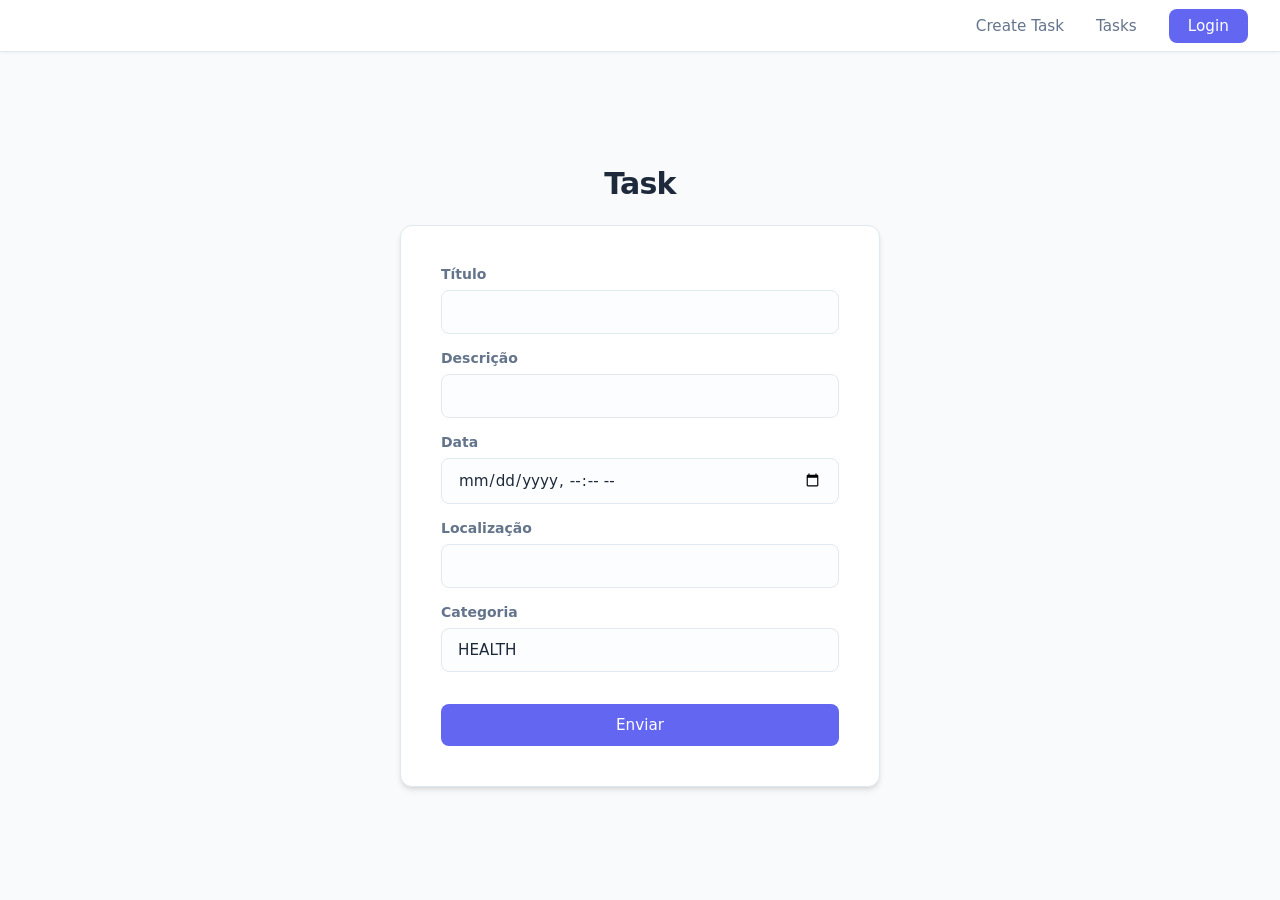
<file: src/main/resources/static/index.html>
<!doctype html>
<html lang="pt-br">
<head>
    <meta charset="UTF-8">
    <meta name="viewport"
          content="width=device-width, user-scalable=no, initial-scale=1.0, maximum-scale=1.0, minimum-scale=1.0">
    <meta http-equiv="X-UA-Compatible" content="ie=edge">
    <title>Task Management</title>
    <link rel="stylesheet" href="css/style.css">
</head>
<body>

    <meu-header></meu-header>

    <main class="main-container">
        <h2>Task</h2>
        <form id="form-task">
            <div class="group-input">
                <label for="title">Título</label>
                <input type="text" id="title">
            </div>
            <div class="group-input">
                <label for="description">Descrição</label>
                <input type="text" id="description">
            </div>
            <div class="group-input">
                <label for="date">Data</label>
                <input type="datetime-local" id="date">
            </div>
            <div class="group-input">
                <label for="location">Localização</label>
                <input type="text" id="location">
            </div>
            <div class="group-input">
                <label for="category">Categoria</label>
                <select id="category">
                    <option>HEALTH</option>
                    <option>EVENTS</option>
                    <option>DENTIST</option>
                </select>
            </div>
            <button type="button" class="btn-post">Enviar</button>
        </form>
    </main>

    <script src="js/headerComponent.js"></script>
    <script src="js/postTask.js"></script>
</body>
</html>
</file>
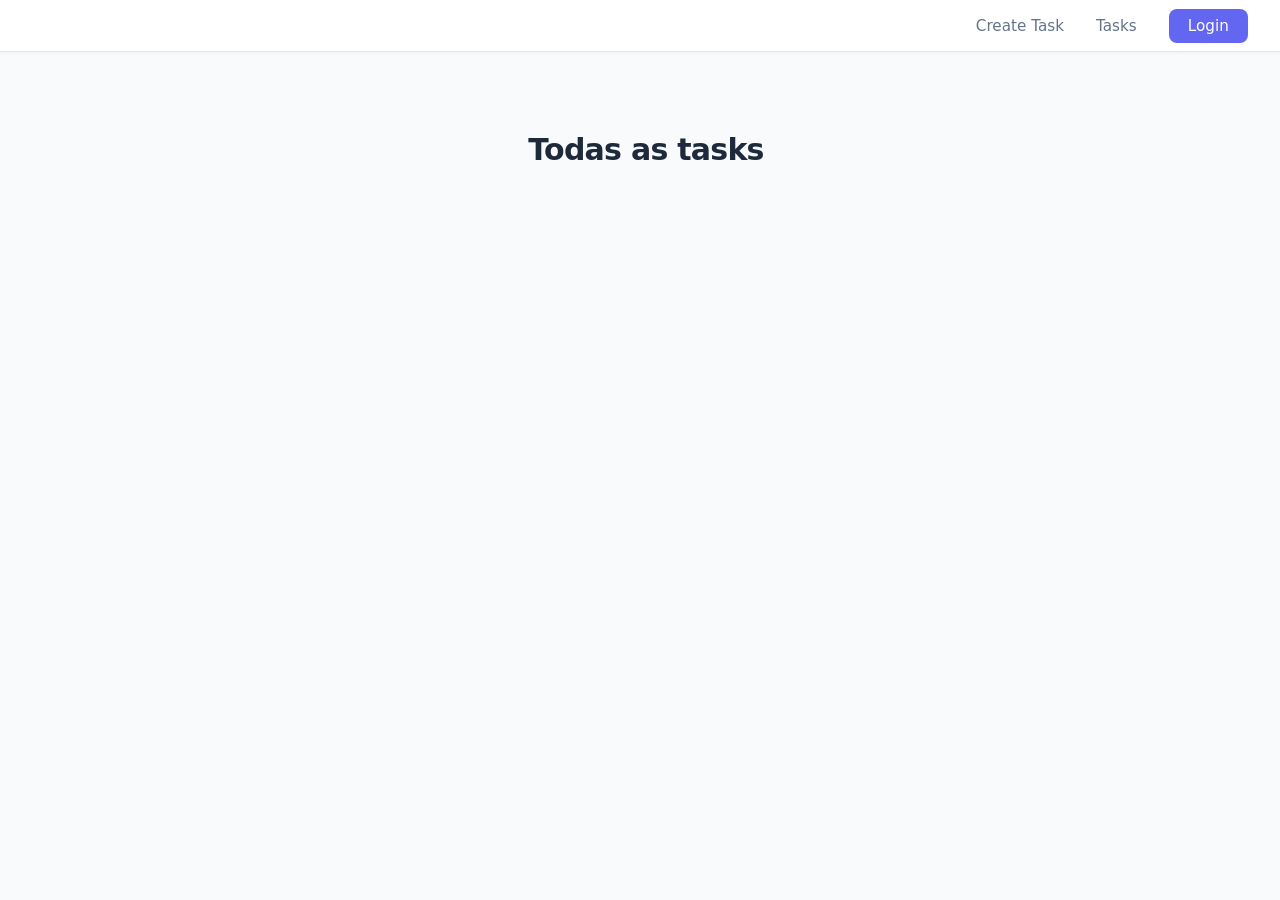
<file: src/main/resources/static/getTasks.html>
<!doctype html>
<html lang="pt-br">
<head>
    <meta charset="UTF-8">
    <meta name="viewport"
          content="width=device-width, user-scalable=no, initial-scale=1.0, maximum-scale=1.0, minimum-scale=1.0">
    <meta http-equiv="X-UA-Compatible" content="ie=edge">
    <title>Tasks</title>
    <link rel="stylesheet" href="css/get-tasks.css">
</head>
<body>
    <meu-header></meu-header>

    <main id="main-container">
        <h2 class="main-title">Todas as tasks</h2>
        <div id="app"></div>
    </main>

    <script src="js/headerComponent.js"></script>
    <script src="js/getTask.js"></script>
</body>
</html>
</file>
<file: src/main/resources/static/css/style.css>
@import "header.css";

.main-container {
    flex: 1;
    display: flex;
    flex-direction: column;
    align-items: center;
    justify-content: center;
    padding: 2rem;
}

h2 {
    font-size: 1.875rem;
    font-weight: 700;
    color: var(--text-primary);
    margin-bottom: 1.5rem;
    letter-spacing: -0.025em;
}

#form-task {
    background-color: var(--card-bg);
    padding: 2.5rem;
    border-radius: var(--radius);
    box-shadow: var(--shadow);
    width: 100%;
    max-width: 480px;
    border: 1px solid var(--border-color);
}

.group-input {
    display: flex;
    flex-direction: column;
    gap: 0.5rem;
    margin-bottom: 1rem;
}

.group-input:last-child {
    margin-bottom: 0;
}

label {
    font-size: 0.875rem;
    font-weight: 600;
    color: var(--text-secondary);
}

input, select {
    width: 100%;
    padding: 0.75rem 1rem;
    border: 1px solid var(--border-color);
    border-radius: 8px;
    background-color: #fcfdfe;
    font-size: 0.95rem;
    color: var(--text-primary);
    transition: var(--transition);
    outline: none;
}

input:hover, select:hover {
    border-color: #cbd5e1;
}

input:focus, select:focus {
    border-color: var(--brand-color);
    box-shadow: 0 0 0 4px var(--input-focus);
    background-color: #ffffff;
}

input[type="datetime-local"] {
    cursor: pointer;
}

select {
    cursor: pointer;
    appearance: none;
    background-image: url("data:image/svg+xml,%3csvg xmlns='http://w3.org' fill='none' viewBox='0 0 20 20'%3e%3cpath stroke='%2364748b' stroke-linecap='round' stroke-linejoin='round' stroke-width='1.5' d='M6 8l4 4 4-4'/%3e%3c/svg%3e");
    background-position: right 0.75rem center;
    background-repeat: no-repeat;
    background-size: 1.5em 1.5em;
    padding-right: 2.5rem;
}

.btn-post {
    width: 100%;
    padding: 0.75rem 1rem;
    border-radius: 8px;
    cursor: pointer;
    background-color: var(--brand-color);
    color: white;
    border: none;
    font-weight: 500;
    font-size: 0.95rem;
    margin-top: 1rem;
    transition: var(--transition);
}

.btn-post:hover {
    background-color: var(--brand-hover);
}
</file>
<file: src/main/resources/static/css/get-tasks.css>
@import "header.css";

#main-container {
    display: flex;
    flex-direction: column;
    align-items: center;
    padding: 3rem 2rem;
    max-width: 1200px;
    width: 100%;
    margin: 0 auto;
}

.main-title {
    font-size: 1.875rem;
    font-weight: 700;
    color: var(--text-primary);
    margin-bottom: 2rem;
    margin-top: 2rem;
    letter-spacing: -0.025em;
    padding-left: 0.75rem;
    text-align: center;
    width: 80vw;
}

#app {
    display: grid;
    grid-template-columns: repeat(auto-fill, minmax(300px, 4fr));
    gap: 1.5rem;
    width: 100%;
}

.card {
    background-color: var(--card-bg);
    padding: 1.5rem;
    border-radius: var(--radius);
    box-shadow: var(--shadow);
    border: 1px solid var(--border-color);
    display: flex;
    flex-direction: column;
    gap: 0.75rem;
    transition: var(--transition);
}

.card:hover {
    transform: translateY(-5px);
    box-shadow: 0 10px 15px -3px rgb(0 0 0 / 0.1);
    border-color: var(--input-focus);
}

.data-title {
    font-size: 1.25rem;
    font-weight: 700;
    color: var(--text-primary);
    margin-bottom: 0.25rem;
}

.data-hour {
    font-size: 0.85rem;
    color: var(--text-secondary);
    display: flex;
    align-items: center;
    gap: 0.5rem;
}

.data-description {
    font-size: 0.95rem;
    color: var(--text-secondary);
    line-height: 1.5;
    flex: 1;
}

.data-date,
.data-location {
    font-size: 0.85rem;
    color: var(--text-secondary);
    display: flex;
    align-items: center;
    gap: 0.5rem;
}

.data-date::before {
    content: "📅";
}

.data-location::before {
    content: "📍";
}

.data-hour::before {
    content: "🕒";
}

.data-category {
    font-size: 0.85rem;
    color: var(--text-secondary);
    display: flex;
    align-items: center;
    gap: 0.5rem;
}

.data-health::before {
    content: "❤️";
}

.data-dentist::before {
    content: "🦷";
}

.data-category {
    align-self: flex-start;
    background-color: #eef2ff;
    color: var(--brand-color);
    padding: 0.30rem 0.75rem;
    border-radius: 9999px;
    font-size: 0.75rem;
    font-weight: 700;
    text-transform: uppercase;
}

.data-events::before {
    content: "🏷️";
}
</file>
